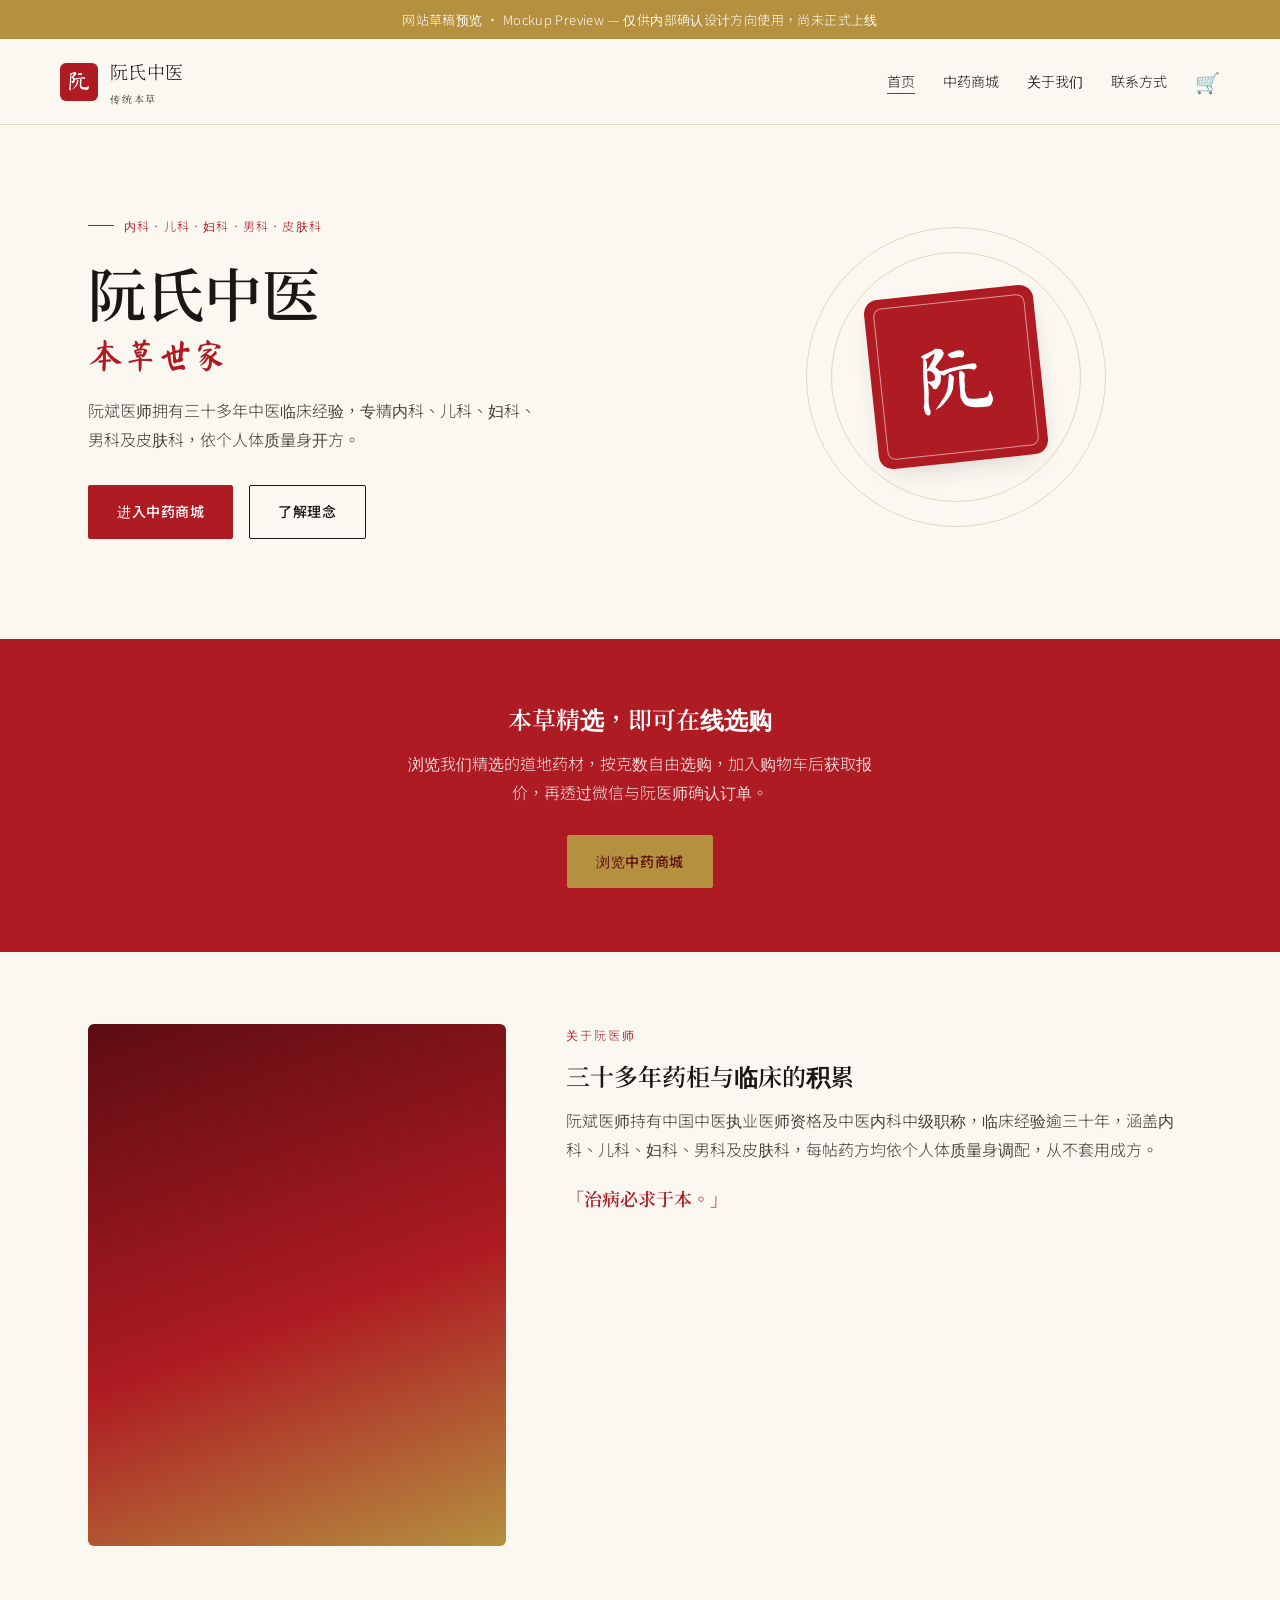
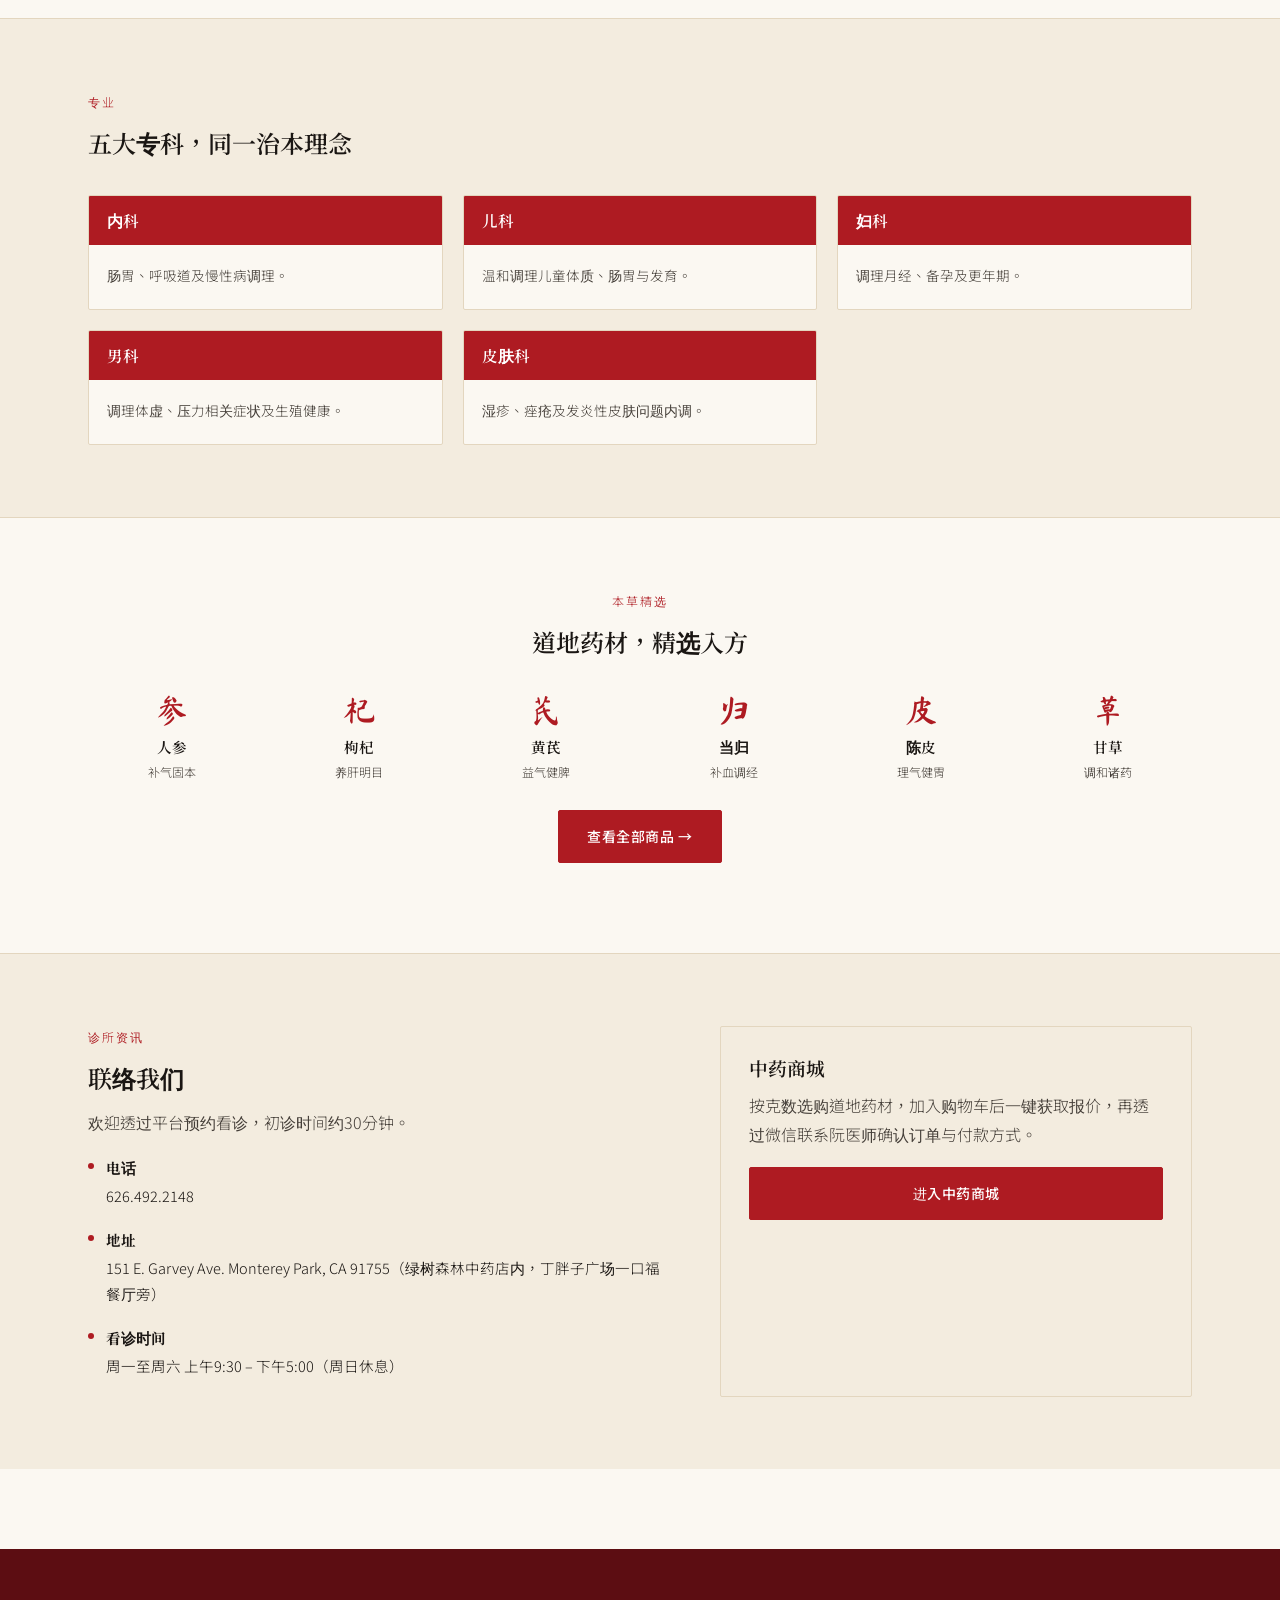
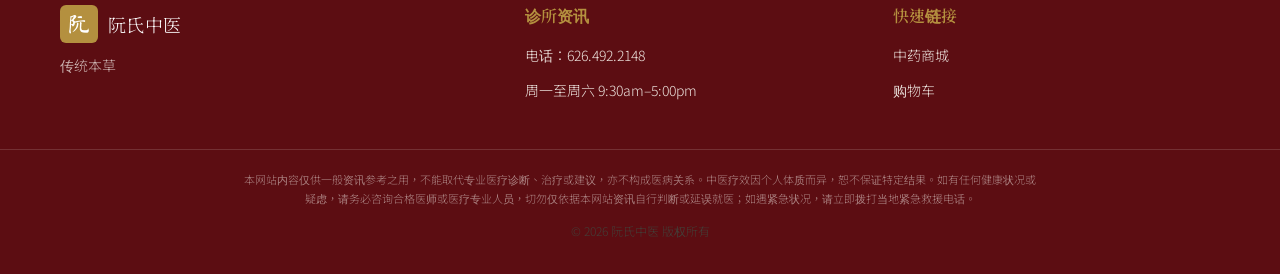
<file: docs/index.html>
<!DOCTYPE html>
<html lang="zh-Hans">
<head>
<meta charset="UTF-8">
<meta name="viewport" content="width=device-width, initial-scale=1">
<title>阮氏中医 — Ruan's Traditional Chinese Herbalist</title>
<link rel="preconnect" href="https://fonts.googleapis.com">
<link href="https://fonts.googleapis.com/css2?family=Noto+Serif+TC:wght@400;500;600;700&family=Noto+Sans+TC:wght@300;400;500&family=Ma+Shan+Zheng&display=swap" rel="stylesheet">
<link rel="stylesheet" href="assets/css/style.css">
<style>
  .hero { padding: 90px 0 100px; }
  .hero .wrap { display: grid; grid-template-columns: 1.1fr 0.9fr; gap: 56px; align-items: center; }
  @media (max-width: 900px) { .hero .wrap { grid-template-columns: 1fr; text-align: center; } }
  .eyebrow { font-size: 12px; letter-spacing: 0.1em; text-transform: uppercase; color: var(--red); display: flex; align-items: center; gap: 10px; margin-bottom: 22px; }
  .eyebrow::before { content: ""; width: 26px; height: 1px; background: var(--red); }
  @media (max-width: 900px) { .eyebrow { justify-content: center; } .eyebrow::before { display: none; } }
  .hero h1 { font-size: clamp(36px, 5.5vw, 58px); line-height: 1.2; margin-bottom: 20px; }
  .hero h1 em { font-style: normal; color: var(--red); display: block; font-family: var(--font-brush); font-weight: 400; font-size: 0.6em; margin-top: 6px; }
  .hero p.lead { font-size: 16px; max-width: 460px; margin-bottom: 32px; }
  @media (max-width: 900px) { .hero p.lead { margin-left: auto; margin-right: auto; } }
  .hero-ctas { display: flex; gap: 16px; flex-wrap: wrap; }
  @media (max-width: 900px) { .hero-ctas { justify-content: center; } }
  .seal-wrap { display: flex; align-items: center; justify-content: center; position: relative; }
  .seal-rings { position: absolute; width: 300px; height: 300px; border-radius: 50%; border: 1px solid var(--line); }
  .seal-rings::before { content: ""; position: absolute; inset: 24px; border-radius: 50%; border: 1px solid var(--line); }
  .seal-stamp { width: 170px; height: 170px; background: var(--red); border-radius: 14px; display: flex; align-items: center; justify-content: center; transform: rotate(-6deg); box-shadow: var(--shadow-soft); position: relative; }
  .seal-stamp::before { content: ""; position: absolute; inset: 9px; border: 1.5px solid rgba(255,255,255,.55); border-radius: 8px; }
  .seal-stamp span { font-family: var(--font-brush); color: #fff; font-size: 78px; }

  .shop-cta { background: var(--red); color: #fff; text-align: center; padding: 64px 0; }
  .shop-cta h2, .shop-cta p { color: #fff; }
  .shop-cta .btn-gold { color: var(--red-deep); }

  .drawer-grid { display: grid; grid-template-columns: repeat(3, 1fr); gap: 20px; }
  @media (max-width: 640px) { .drawer-grid { grid-template-columns: 1fr; } }
  .drawer { background: var(--paper); border: 1px solid var(--line); border-radius: var(--radius); overflow: hidden; }
  .drawer-label { background: var(--red); color: #fff; padding: 14px 18px; }
  .drawer-label h3 { font-size: 15.5px; margin: 0; color: #fff; }
  .drawer-body { padding: 18px 18px 22px; }
  .drawer-body p { font-size: 13.5px; margin: 0; }

  .herb-grid { display: grid; grid-template-columns: repeat(6, 1fr); gap: 20px; text-align: center; }
  @media (max-width: 900px) { .herb-grid { grid-template-columns: repeat(3, 1fr); } }
  @media (max-width: 500px) { .herb-grid { grid-template-columns: repeat(2, 1fr); } }
  .herb-item .brush { font-size: 2rem; display: block; margin-bottom: 8px; }
  .herb-item .name { font-family: var(--font-serif); font-weight: 600; font-size: 14.5px; }
  .herb-item .sub { font-size: 12px; color: var(--ink-soft); }

  .contact-list { list-style: none; margin: 0; padding: 0; }
  .contact-list li { display: flex; gap: 12px; margin-bottom: 18px; font-size: 14.5px; }
  .contact-list .dot { width: 6px; height: 6px; border-radius: 50%; background: var(--red); margin-top: 8px; flex-shrink: 0; }
  .contact-list strong { display: block; font-family: var(--font-serif); margin-bottom: 2px; }
  .book-grid { display: grid; grid-template-columns: 1.1fr 0.9fr; gap: 56px; }
  @media (max-width: 860px) { .book-grid { grid-template-columns: 1fr; } }
</style>
</head>
<body>

<div class="mockup-ribbon">网站草稿预览 · Mockup Preview — 仅供内部确认设计方向使用，尚未正式上线</div>

<header class="site-header">
  <nav class="wrap">
    <div class="brand">
      <span class="brand-seal" aria-hidden="true">阮</span>
      <div>
        <span class="brand-name">阮氏中医<span class="brand-sub">传统本草</span></span>
      </div>
    </div>
    <button class="menu-toggle" aria-label="菜单">☰</button>
    <div class="nav-links">
      <ul>
        <li class="current"><a href="index.html">首页</a></li>
        <li><a href="shop.html">中药商城</a></li>
        <li><a href="index.html#about">关于我们</a></li>
        <li><a href="index.html#contact">联系方式</a></li>
      </ul>
      <a class="header-cart" href="cart.html" aria-label="购物车">
        🛒<span class="cart-badge" style="display:none;">0</span>
      </a>
    </div>
  </nav>
</header>

<main>
  <section class="hero">
    <div class="wrap">
      <div>
        <div class="eyebrow">内科．儿科．妇科．男科．皮肤科</div>
        <h1>阮氏中医<em>本草世家</em></h1>
        <p class="lead">阮斌医师拥有三十多年中医临床经验，专精内科、儿科、妇科、男科及皮肤科，依个人体质量身开方。</p>
        <div class="hero-ctas">
          <a href="shop.html" class="btn">进入中药商城</a>
          <a href="index.html#about" class="btn-ghost btn" style="background:transparent;">了解理念</a>
        </div>
      </div>
      <div class="seal-wrap" aria-hidden="true">
        <div class="seal-rings"></div>
        <div class="seal-stamp"><span>阮</span></div>
      </div>
    </div>
  </section>

  <section class="shop-cta">
    <div class="wrap">
      <h2 style="color:#fff;">本草精选，即可在线选购</h2>
      <p style="color:rgba(255,255,255,.85); max-width:480px; margin:0 auto 28px;">浏览我们精选的道地药材，按克数自由选购，加入购物车后获取报价，再透过微信与阮医师确认订单。</p>
      <a href="shop.html" class="btn btn-gold">浏览中药商城</a>
    </div>
  </section>

  <section class="section" id="about">
    <div class="wrap" style="display:grid; grid-template-columns: 0.8fr 1.2fr; gap:60px; align-items:start;">
      <div style="aspect-ratio:4/5; border-radius:6px; background:linear-gradient(160deg, var(--red-deep), var(--red) 55%, var(--gold));"></div>
      <div>
        <div class="section-tag">关于阮医师</div>
        <h2>三十多年药柜与临床的积累</h2>
        <p>阮斌医师持有中国中医执业医师资格及中医内科中级职称，临床经验逾三十年，涵盖内科、儿科、妇科、男科及皮肤科，每帖药方均依个人体质量身调配，从不套用成方。</p>
        <p style="font-family:var(--font-serif); color:var(--red); font-size:18px; font-weight:600;">「治病必求于本。」</p>
      </div>
    </div>
  </section>

  <section class="section" style="background:var(--paper-warm); border-top:1px solid var(--line); border-bottom:1px solid var(--line);">
    <div class="wrap">
      <div class="section-tag">专业</div>
      <h2 style="margin-bottom:36px;">五大专科，同一治本理念</h2>
      <div class="drawer-grid">
        <div class="drawer"><div class="drawer-label"><h3>内科</h3></div><div class="drawer-body"><p>肠胃、呼吸道及慢性病调理。</p></div></div>
        <div class="drawer"><div class="drawer-label"><h3>儿科</h3></div><div class="drawer-body"><p>温和调理儿童体质、肠胃与发育。</p></div></div>
        <div class="drawer"><div class="drawer-label"><h3>妇科</h3></div><div class="drawer-body"><p>调理月经、备孕及更年期。</p></div></div>
        <div class="drawer"><div class="drawer-label"><h3>男科</h3></div><div class="drawer-body"><p>调理体虚、压力相关症状及生殖健康。</p></div></div>
        <div class="drawer"><div class="drawer-label"><h3>皮肤科</h3></div><div class="drawer-body"><p>湿疹、痤疮及发炎性皮肤问题内调。</p></div></div>
      </div>
    </div>
  </section>

  <section class="section">
    <div class="wrap">
      <div class="section-tag" style="text-align:center;">本草精选</div>
      <h2 style="text-align:center; margin-bottom:36px;">道地药材，精选入方</h2>
      <div class="herb-grid">
        <div class="herb-item"><span class="brush">参</span><div class="name">人参</div><div class="sub">补气固本</div></div>
        <div class="herb-item"><span class="brush">杞</span><div class="name">枸杞</div><div class="sub">养肝明目</div></div>
        <div class="herb-item"><span class="brush">芪</span><div class="name">黄芪</div><div class="sub">益气健脾</div></div>
        <div class="herb-item"><span class="brush">归</span><div class="name">当归</div><div class="sub">补血调经</div></div>
        <div class="herb-item"><span class="brush">皮</span><div class="name">陈皮</div><div class="sub">理气健胃</div></div>
        <div class="herb-item"><span class="brush">草</span><div class="name">甘草</div><div class="sub">调和诸药</div></div>
      </div>
      <p style="text-align:center; margin-top:28px;"><a href="shop.html" class="btn">查看全部商品 →</a></p>
    </div>
  </section>

  <section class="section" style="background:var(--paper-warm); border-top:1px solid var(--line);" id="contact">
    <div class="wrap book-grid">
      <div>
        <div class="section-tag">诊所资讯</div>
        <h2>联络我们</h2>
        <p>欢迎透过平台预约看诊，初诊时间约30分钟。</p>
        <ul class="contact-list">
          <li><div class="dot"></div><div><strong>电话</strong><span>626.492.2148</span></div></li>
          <li><div class="dot"></div><div><strong>地址</strong><span>151 E. Garvey Ave. Monterey Park, CA 91755（绿树森林中药店内，丁胖子广场一口福餐厅旁）</span></div></li>
          <li><div class="dot"></div><div><strong>看诊时间</strong><span>周一至周六 上午9:30 – 下午5:00（周日休息）</span></div></li>
        </ul>
      </div>
      <div class="card">
        <h3>中药商城</h3>
        <p>按克数选购道地药材，加入购物车后一键获取报价，再透过微信联系阮医师确认订单与付款方式。</p>
        <a href="shop.html" class="btn btn-block">进入中药商城</a>
      </div>
    </div>
  </section>
</main>

<footer class="site-footer">
  <div class="wrap footer-grid">
    <div>
      <div class="footer-brand__title">
        <span class="brand-seal" aria-hidden="true">阮</span>
        <span class="brand-name" style="color:#fff;">阮氏中医</span>
      </div>
      <p style="color:rgba(251,248,242,.72); font-size:14px;">传统本草</p>
    </div>
    <div>
      <h4>诊所资讯</h4>
      <ul>
        <li><a href="tel:6264922148">电话：626.492.2148</a></li>
        <li>周一至周六 9:30am–5:00pm</li>
      </ul>
    </div>
    <div>
      <h4>快速链接</h4>
      <ul>
        <li><a href="shop.html">中药商城</a></li>
        <li><a href="cart.html">购物车</a></li>
      </ul>
    </div>
  </div>
  <div class="footer-bottom">
    <p class="footer-disclaimer">本网站内容仅供一般资讯参考之用，不能取代专业医疗诊断、治疗或建议，亦不构成医病关系。中医疗效因个人体质而异，恕不保证特定结果。如有任何健康状况或疑虑，请务必咨询合格医师或医疗专业人员，切勿仅依据本网站资讯自行判断或延误就医；如遇紧急状况，请立即拨打当地紧急救援电话。</p>
    <p>&copy; 2026 阮氏中医 版权所有</p>
  </div>
</footer>

<script src="assets/js/cart.js"></script>
<script src="assets/js/main.js"></script>
</body>
</html>
</file>
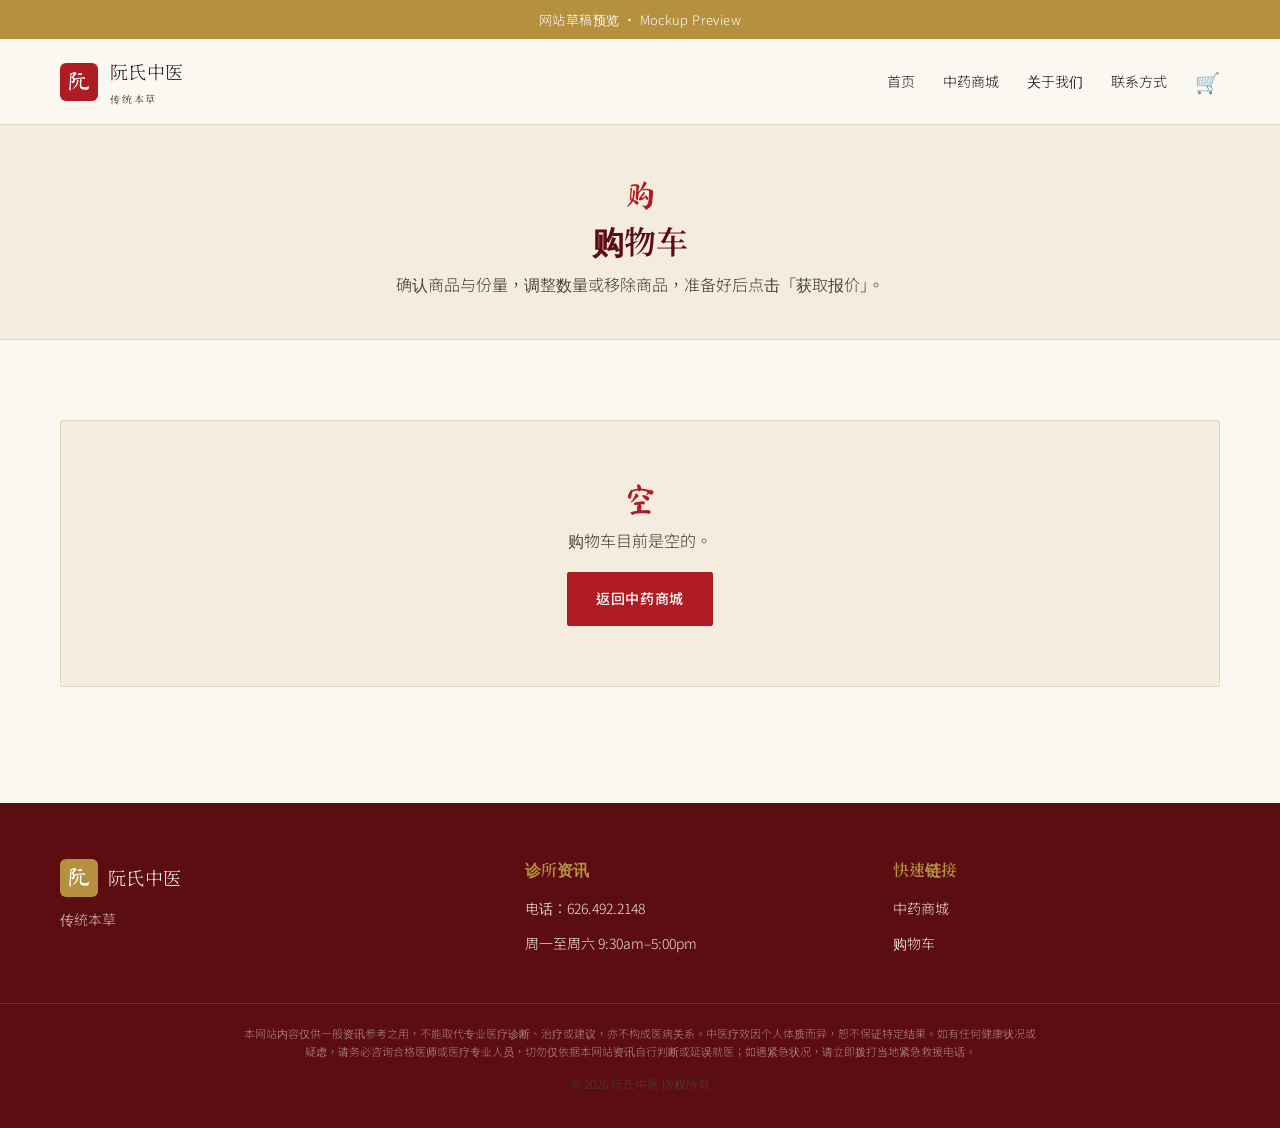
<file: docs/cart.html>
<!DOCTYPE html>
<html lang="zh-Hans">
<head>
<meta charset="UTF-8">
<meta name="viewport" content="width=device-width, initial-scale=1">
<title>购物车 — 阮氏中医</title>
<link rel="preconnect" href="https://fonts.googleapis.com">
<link href="https://fonts.googleapis.com/css2?family=Noto+Serif+TC:wght@400;500;600;700&family=Noto+Sans+TC:wght@300;400;500&family=Ma+Shan+Zheng&display=swap" rel="stylesheet">
<link rel="stylesheet" href="assets/css/style.css">
</head>
<body>

<div class="mockup-ribbon">网站草稿预览 · Mockup Preview</div>

<header class="site-header">
  <nav class="wrap">
    <div class="brand">
      <span class="brand-seal" aria-hidden="true">阮</span>
      <div>
        <span class="brand-name">阮氏中医<span class="brand-sub">传统本草</span></span>
      </div>
    </div>
    <button class="menu-toggle" aria-label="菜单">☰</button>
    <div class="nav-links">
      <ul>
        <li><a href="index.html">首页</a></li>
        <li><a href="shop.html">中药商城</a></li>
        <li><a href="index.html#about">关于我们</a></li>
        <li><a href="index.html#contact">联系方式</a></li>
      </ul>
      <a class="header-cart" href="cart.html" aria-label="购物车">
        🛒<span class="cart-badge" style="display:none;">0</span>
      </a>
    </div>
  </nav>
</header>

<header class="page-title-block">
  <span class="brush" aria-hidden="true">购</span>
  <h1>购物车</h1>
  <p>确认商品与份量，调整数量或移除商品，准备好后点击「获取报价」。</p>
</header>

<main class="wrap section-tight">

  <div id="cartHasItems">
    <table class="cart-table">
      <thead>
        <tr>
          <th></th>
          <th>商品</th>
          <th>单价</th>
          <th>份量（克）</th>
          <th class="subtotal-h">小计</th>
          <th></th>
        </tr>
      </thead>
      <tbody id="cartRows"></tbody>
    </table>

    <div class="cart-summary">
      <div class="row"><span>商品数量</span><span id="summaryCount"></span></div>
      <div class="row"><span>合计总重</span><span id="summaryWeight"></span></div>
      <div class="row total"><span>预估总价</span><strong id="summaryTotal"></strong></div>
      <p class="estimate-note">* 以上为预估金额，实际报价与运费将由阮医师透过微信确认。</p>
      <a href="quote.html" class="btn btn-block" style="margin-top:16px;">获取报价 →</a>
    </div>
  </div>

  <div id="cartEmpty" class="cart-empty card" style="display:none;">
    <span class="brush" aria-hidden="true">空</span>
    <p>购物车目前是空的。</p>
    <a href="shop.html" class="btn">返回中药商城</a>
  </div>

</main>

<footer class="site-footer">
  <div class="wrap footer-grid">
    <div>
      <div class="footer-brand__title">
        <span class="brand-seal" aria-hidden="true">阮</span>
        <span class="brand-name" style="color:#fff;">阮氏中医</span>
      </div>
      <p style="color:rgba(251,248,242,.72); font-size:14px;">传统本草</p>
    </div>
    <div>
      <h4>诊所资讯</h4>
      <ul>
        <li><a href="tel:6264922148">电话：626.492.2148</a></li>
        <li>周一至周六 9:30am–5:00pm</li>
      </ul>
    </div>
    <div>
      <h4>快速链接</h4>
      <ul>
        <li><a href="shop.html">中药商城</a></li>
        <li><a href="cart.html">购物车</a></li>
      </ul>
    </div>
  </div>
  <div class="footer-bottom">
    <p class="footer-disclaimer">本网站内容仅供一般资讯参考之用，不能取代专业医疗诊断、治疗或建议，亦不构成医病关系。中医疗效因个人体质而异，恕不保证特定结果。如有任何健康状况或疑虑，请务必咨询合格医师或医疗专业人员，切勿仅依据本网站资讯自行判断或延误就医；如遇紧急状况，请立即拨打当地紧急救援电话。</p>
    <p>&copy; 2026 阮氏中医 版权所有</p>
  </div>
</footer>

<script src="assets/js/products.js"></script>
<script src="assets/js/cart.js"></script>
<script src="assets/js/main.js"></script>
<script src="assets/js/cart-page.js"></script>
</body>
</html>
</file>
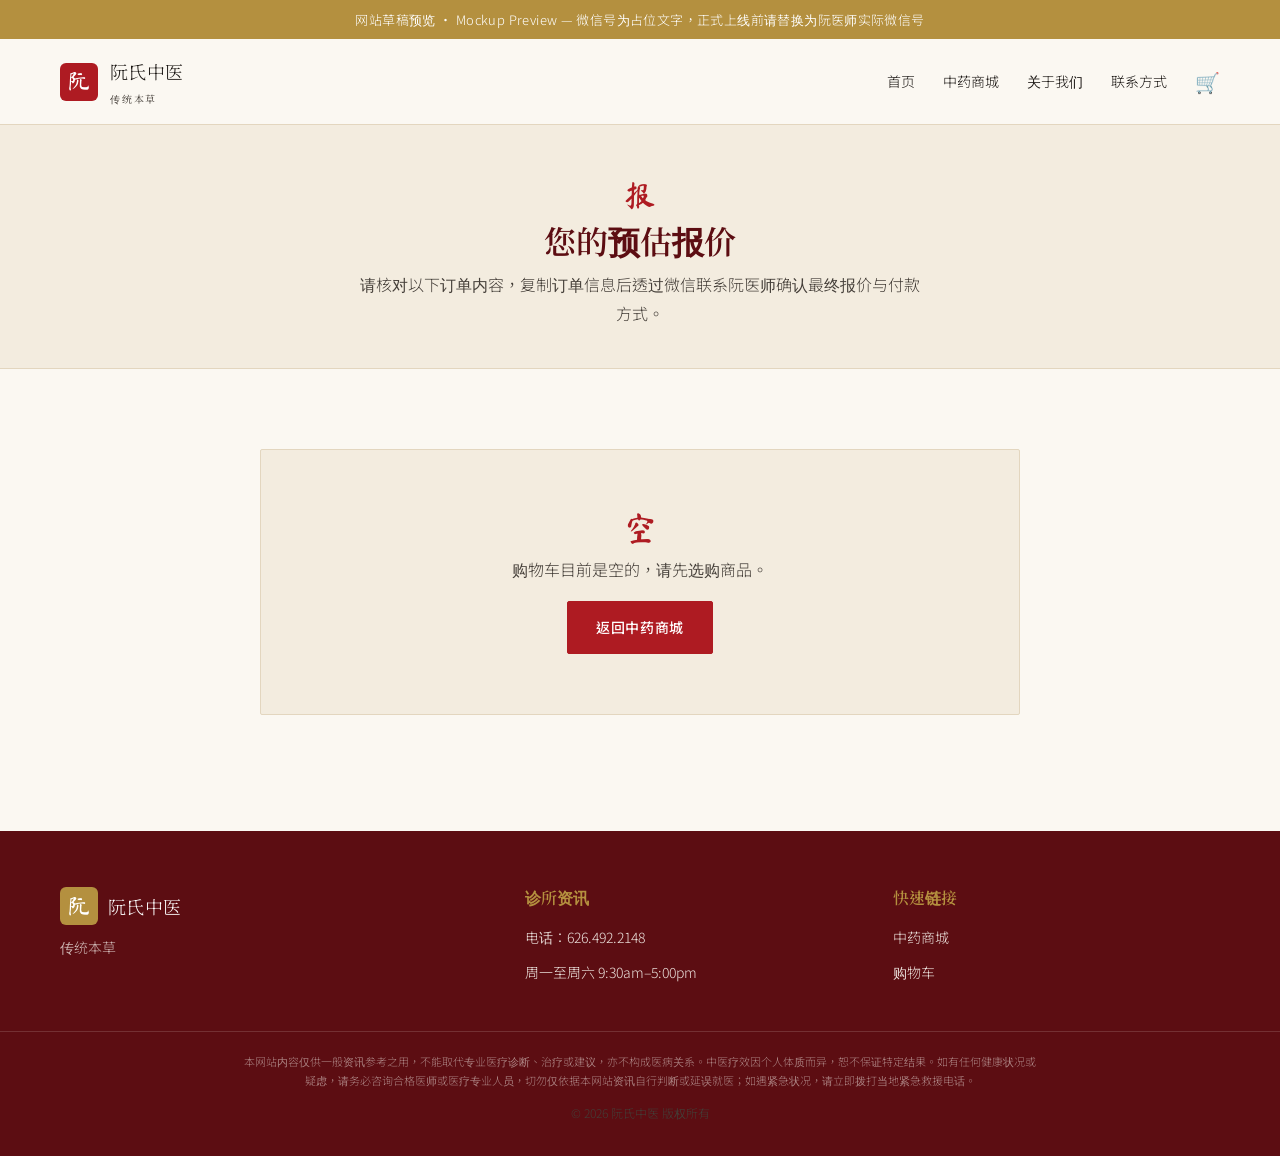
<file: docs/quote.html>
<!DOCTYPE html>
<html lang="zh-Hans">
<head>
<meta charset="UTF-8">
<meta name="viewport" content="width=device-width, initial-scale=1">
<title>获取报价 — 阮氏中医</title>
<link rel="preconnect" href="https://fonts.googleapis.com">
<link href="https://fonts.googleapis.com/css2?family=Noto+Serif+TC:wght@400;500;600;700&family=Noto+Sans+TC:wght@300;400;500&family=Ma+Shan+Zheng&display=swap" rel="stylesheet">
<link rel="stylesheet" href="assets/css/style.css">
</head>
<body>

<div class="mockup-ribbon">网站草稿预览 · Mockup Preview — 微信号为占位文字，正式上线前请替换为阮医师实际微信号</div>

<header class="site-header">
  <nav class="wrap">
    <div class="brand">
      <span class="brand-seal" aria-hidden="true">阮</span>
      <div>
        <span class="brand-name">阮氏中医<span class="brand-sub">传统本草</span></span>
      </div>
    </div>
    <button class="menu-toggle" aria-label="菜单">☰</button>
    <div class="nav-links">
      <ul>
        <li><a href="index.html">首页</a></li>
        <li><a href="shop.html">中药商城</a></li>
        <li><a href="index.html#about">关于我们</a></li>
        <li><a href="index.html#contact">联系方式</a></li>
      </ul>
      <a class="header-cart" href="cart.html" aria-label="购物车">
        🛒<span class="cart-badge" style="display:none;">0</span>
      </a>
    </div>
  </nav>
</header>

<header class="page-title-block">
  <span class="brush" aria-hidden="true">报</span>
  <h1>您的预估报价</h1>
  <p>请核对以下订单内容，复制订单信息后透过微信联系阮医师确认最终报价与付款方式。</p>
</header>

<main class="wrap section-tight" style="max-width:760px;">

  <div id="quoteHasItems">
    <div class="quote-box">
      <p class="quote-id" id="quoteId"></p>
      <h3>订单明细</h3>
      <div id="quoteLines"></div>
      <div class="quote-line total"><span>预估总价</span><strong id="quoteTotal"></strong></div>
      <p class="estimate-note" style="margin-top:4px;">* 此为预估金额，不含运费，最终报价以阮医师微信确认为准。</p>

      <div class="copy-row">
        <button type="button" class="btn" id="copyBtn">复制订单信息</button>
        <span class="copy-feedback" id="copyFeedback">✓ 已复制到剪贴板</span>
      </div>
    </div>

    <div class="wechat-steps">
      <h3 style="color:var(--red-deep);">下一步：透过微信联系阮医师</h3>
      <ol>
        <li>复制上方订单信息。</li>
        <li>添加阮医师微信：
          <div class="wechat-id-box">
            微信号：<span id="wechatId">【请填写微信号 / WeChat ID】</span>
          </div>
        </li>
        <li>将复制的订单信息发送给阮医师，阮医师会确认最终报价（含运费）。</li>
        <li>阮医师会询问您希望使用的付款方式：<strong>Zelle</strong> 或 <strong>微信支付（WeChat Pay）</strong>，并提供付款详情。</li>
      </ol>
      <div class="payment-note">
        目前仅支持 <strong>Zelle</strong> 与 <strong>微信支付</strong> 两种付款方式，确认订单后阮医师会告知您对应的收款账号/二维码。
      </div>
    </div>
  </div>

  <div id="quoteEmpty" class="cart-empty card" style="display:none;">
    <span class="brush" aria-hidden="true">空</span>
    <p>购物车目前是空的，请先选购商品。</p>
    <a href="shop.html" class="btn">返回中药商城</a>
  </div>

</main>

<footer class="site-footer">
  <div class="wrap footer-grid">
    <div>
      <div class="footer-brand__title">
        <span class="brand-seal" aria-hidden="true">阮</span>
        <span class="brand-name" style="color:#fff;">阮氏中医</span>
      </div>
      <p style="color:rgba(251,248,242,.72); font-size:14px;">传统本草</p>
    </div>
    <div>
      <h4>诊所资讯</h4>
      <ul>
        <li><a href="tel:6264922148">电话：626.492.2148</a></li>
        <li>周一至周六 9:30am–5:00pm</li>
      </ul>
    </div>
    <div>
      <h4>快速链接</h4>
      <ul>
        <li><a href="shop.html">中药商城</a></li>
        <li><a href="cart.html">购物车</a></li>
      </ul>
    </div>
  </div>
  <div class="footer-bottom">
    <p class="footer-disclaimer">本网站内容仅供一般资讯参考之用，不能取代专业医疗诊断、治疗或建议，亦不构成医病关系。中医疗效因个人体质而异，恕不保证特定结果。如有任何健康状况或疑虑，请务必咨询合格医师或医疗专业人员，切勿仅依据本网站资讯自行判断或延误就医；如遇紧急状况，请立即拨打当地紧急救援电话。</p>
    <p>&copy; 2026 阮氏中医 版权所有</p>
  </div>
</footer>

<script src="assets/js/products.js"></script>
<script src="assets/js/cart.js"></script>
<script src="assets/js/main.js"></script>
<script src="assets/js/quote-page.js"></script>
</body>
</html>
</file>
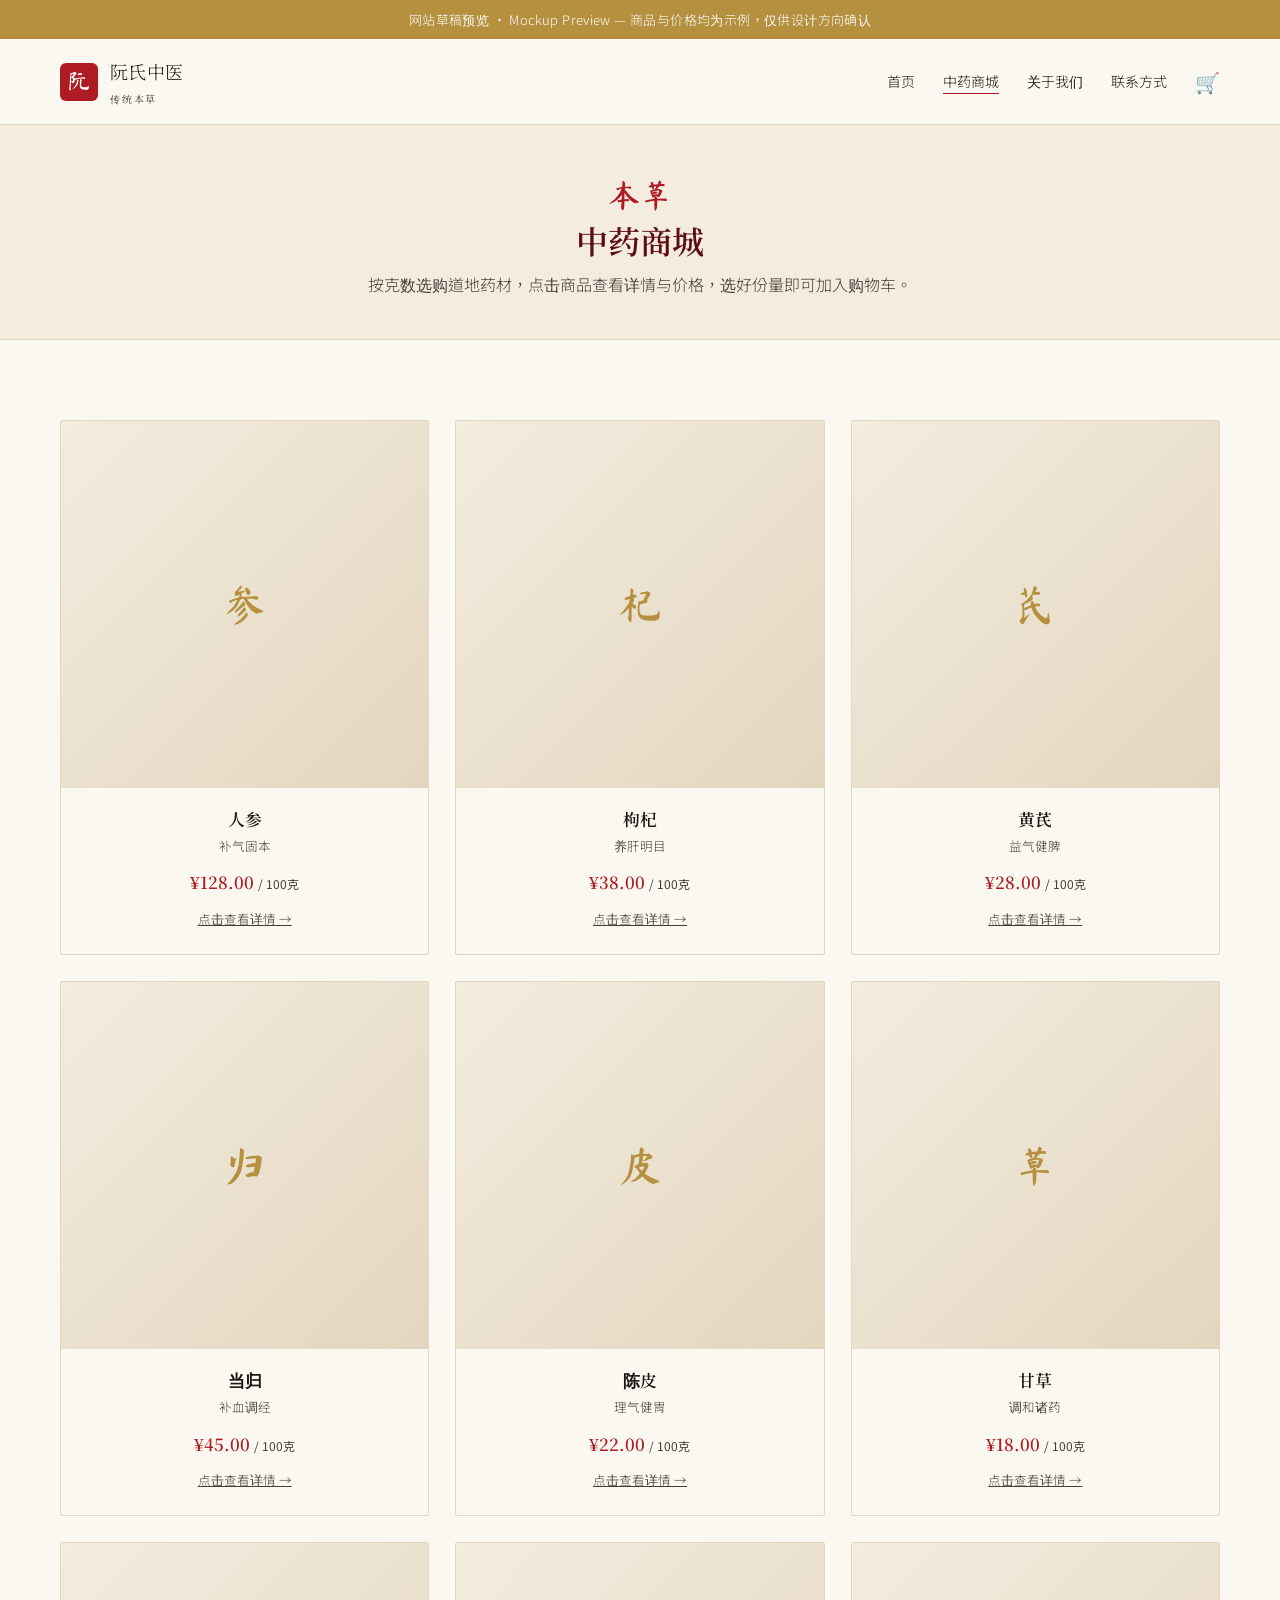
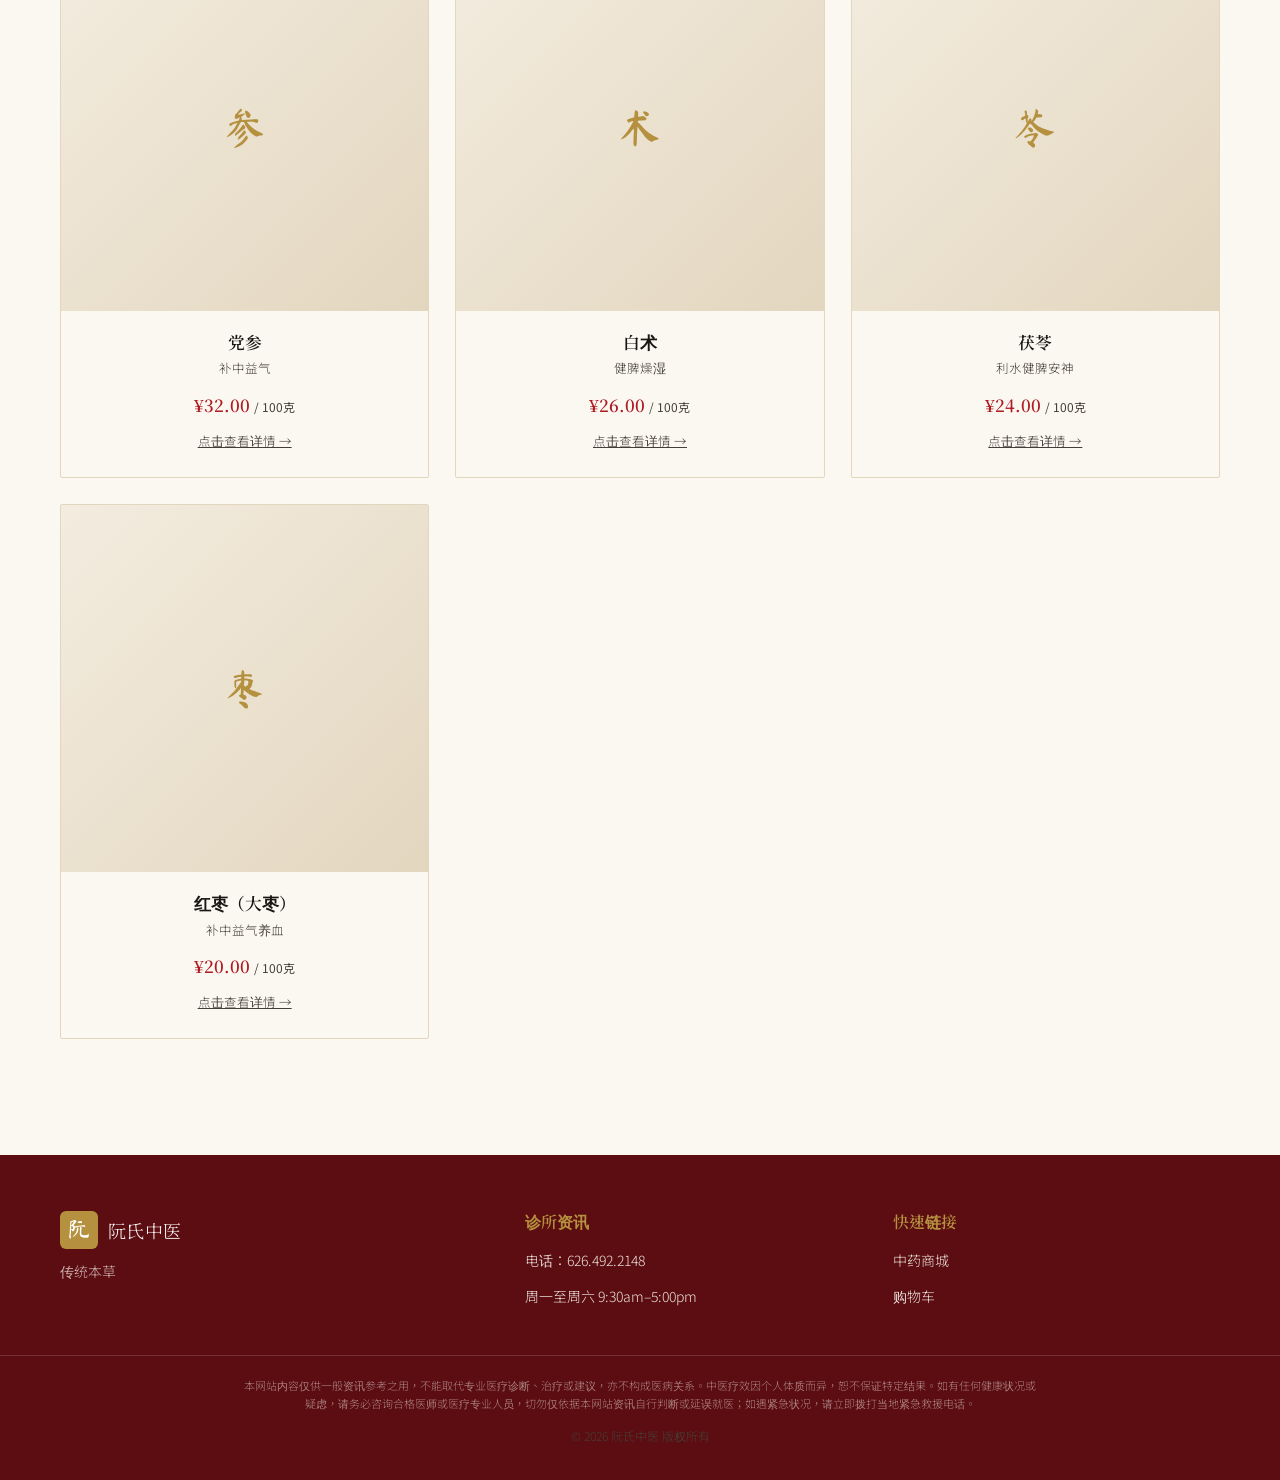
<file: docs/shop.html>
<!DOCTYPE html>
<html lang="zh-Hans">
<head>
<meta charset="UTF-8">
<meta name="viewport" content="width=device-width, initial-scale=1">
<title>中药商城 — 阮氏中医</title>
<link rel="preconnect" href="https://fonts.googleapis.com">
<link href="https://fonts.googleapis.com/css2?family=Noto+Serif+TC:wght@400;500;600;700&family=Noto+Sans+TC:wght@300;400;500&family=Ma+Shan+Zheng&display=swap" rel="stylesheet">
<link rel="stylesheet" href="assets/css/style.css">
</head>
<body>

<div class="mockup-ribbon">网站草稿预览 · Mockup Preview — 商品与价格均为示例，仅供设计方向确认</div>

<header class="site-header">
  <nav class="wrap">
    <div class="brand">
      <span class="brand-seal" aria-hidden="true">阮</span>
      <div>
        <span class="brand-name">阮氏中医<span class="brand-sub">传统本草</span></span>
      </div>
    </div>
    <button class="menu-toggle" aria-label="菜单">☰</button>
    <div class="nav-links">
      <ul>
        <li><a href="index.html">首页</a></li>
        <li class="current"><a href="shop.html">中药商城</a></li>
        <li><a href="index.html#about">关于我们</a></li>
        <li><a href="index.html#contact">联系方式</a></li>
      </ul>
      <a class="header-cart" href="cart.html" aria-label="购物车">
        🛒<span class="cart-badge" style="display:none;">0</span>
      </a>
    </div>
  </nav>
</header>

<header class="page-title-block">
  <span class="brush" aria-hidden="true">本草</span>
  <h1>中药商城</h1>
  <p>按克数选购道地药材，点击商品查看详情与价格，选好份量即可加入购物车。</p>
</header>

<main class="wrap section-tight">
  <div id="productGrid" class="product-grid"></div>
</main>

<!-- Product detail modal -->
<div class="modal-overlay" id="modalOverlay">
  <div class="modal-box">
    <button class="modal-close" id="modalClose" aria-label="关闭">&times;</button>
    <div class="modal-grid">
      <div class="thumb-lg" id="modalIcon"></div>
      <div class="modal-body">
        <span class="benefit-tag" id="modalBenefit"></span>
        <h3 id="modalName"></h3>
        <p id="modalDesc"></p>
        <p class="unit-price"><span id="modalUnitPrice"></span> <small>/ 每100克</small></p>

        <div class="qty-field">
          <label for="modalQty">购买份量（克）</label>
          <div class="qty-stepper">
            <button type="button" id="qtyMinus" aria-label="减少">−</button>
            <input type="number" id="modalQty" value="100" min="50" step="50">
            <span class="unit-label">克 / g</span>
            <button type="button" id="qtyPlus" aria-label="增加">+</button>
          </div>
          <p class="qty-hint">最低购买份量 50 克，以 50 克为单位增减。</p>
        </div>

        <p class="modal-subtotal">小计：<strong id="modalSubtotal"></strong></p>

        <button type="button" class="btn btn-block" id="addToCartBtn">加入购物车</button>
        <p class="added-note" id="addedNote">✓ 已加入购物车</p>
      </div>
    </div>
  </div>
</div>

<footer class="site-footer">
  <div class="wrap footer-grid">
    <div>
      <div class="footer-brand__title">
        <span class="brand-seal" aria-hidden="true">阮</span>
        <span class="brand-name" style="color:#fff;">阮氏中医</span>
      </div>
      <p style="color:rgba(251,248,242,.72); font-size:14px;">传统本草</p>
    </div>
    <div>
      <h4>诊所资讯</h4>
      <ul>
        <li><a href="tel:6264922148">电话：626.492.2148</a></li>
        <li>周一至周六 9:30am–5:00pm</li>
      </ul>
    </div>
    <div>
      <h4>快速链接</h4>
      <ul>
        <li><a href="shop.html">中药商城</a></li>
        <li><a href="cart.html">购物车</a></li>
      </ul>
    </div>
  </div>
  <div class="footer-bottom">
    <p class="footer-disclaimer">本网站内容仅供一般资讯参考之用，不能取代专业医疗诊断、治疗或建议，亦不构成医病关系。中医疗效因个人体质而异，恕不保证特定结果。如有任何健康状况或疑虑，请务必咨询合格医师或医疗专业人员，切勿仅依据本网站资讯自行判断或延误就医；如遇紧急状况，请立即拨打当地紧急救援电话。</p>
    <p>&copy; 2026 阮氏中医 版权所有</p>
  </div>
</footer>

<script src="assets/js/products.js"></script>
<script src="assets/js/cart.js"></script>
<script src="assets/js/main.js"></script>
<script src="assets/js/shop.js"></script>
</body>
</html>
</file>
<file: docs/assets/css/style.css>
/* ===========================================================
   阮氏中医 · 中药商城 — shared styles
   Palette/fonts match the main clinic site.
   =========================================================== */
:root {
  --paper: #FBF8F2;
  --paper-warm: #F3ECDF;
  --red: #AE1B22;
  --red-dark: #7A1017;
  --red-deep: #5C0D12;
  --ink: #1A1613;
  --ink-soft: #443E38;
  --gold: #B4903F;
  --line: #E3D6BF;

  --font-serif: "Noto Serif TC", "Songti SC", serif;
  --font-sans: "Noto Sans TC", "PingFang SC", "Microsoft YaHei", sans-serif;
  --font-brush: "Ma Shan Zheng", cursive;

  --wrap: 1160px;
  --radius: 2px;
  --shadow-soft: 0 10px 30px -14px rgba(26, 22, 19, 0.25);
}

* , *::before, *::after { box-sizing: border-box; }
html { scroll-behavior: smooth; }
body {
  margin: 0;
  background: var(--paper);
  color: var(--ink);
  font-family: var(--font-sans);
  font-weight: 300;
  line-height: 1.8;
  -webkit-font-smoothing: antialiased;
}
img { max-width: 100%; display: block; }
a { color: inherit; text-decoration: none; }
h1, h2, h3, h4 { font-family: var(--font-serif); font-weight: 600; margin: 0 0 0.6em; line-height: 1.35; }
p { margin: 0 0 1.1em; color: var(--ink-soft); }
.brush { font-family: var(--font-brush); color: var(--red); line-height: 1; }
.wrap { max-width: var(--wrap); margin: 0 auto; padding: 0 28px; }

/* ---------- Header ---------- */
header.site-header {
  position: sticky; top: 0; z-index: 500;
  background: rgba(251, 248, 242, 0.94);
  backdrop-filter: blur(6px);
  border-bottom: 1px solid var(--line);
}
nav.wrap {
  display: flex; align-items: center; justify-content: space-between;
  padding: 16px 0; min-height: 76px; gap: 20px;
}
.brand { display: flex; align-items: center; gap: 12px; }
.brand-seal {
  width: 38px; height: 38px; border-radius: 6px; background: var(--red);
  color: #fff; font-family: var(--font-brush); font-size: 22px;
  display: flex; align-items: center; justify-content: center; flex-shrink: 0;
}
.brand-name { font-family: var(--font-serif); font-size: 18px; letter-spacing: 0.02em; }
.brand-sub { display: block; font-size: 10px; letter-spacing: 0.18em; color: var(--ink-soft); font-weight: 400; margin-top: 2px; text-transform: uppercase; }
.nav-links { display: flex; align-items: center; gap: 28px; }
.nav-links ul { list-style: none; display: flex; gap: 28px; margin: 0; padding: 0; font-size: 14px; }
.nav-links ul a { position: relative; padding-bottom: 3px; }
.nav-links ul a::after { content: ""; position: absolute; left: 0; bottom: 0; width: 0; height: 1px; background: var(--red); transition: width 0.25s ease; }
.nav-links ul a:hover::after, .nav-links ul li.current a::after { width: 100%; }
.header-actions { display: flex; align-items: center; gap: 16px; }
.header-cart { position: relative; font-size: 20px; }
.header-cart .cart-badge {
  position: absolute; top: -8px; right: -12px; background: var(--red); color: #fff;
  font-size: 11px; font-family: var(--font-sans); min-width: 17px; height: 17px;
  border-radius: 50%; display: flex; align-items: center; justify-content: center; padding: 0 2px;
}
.menu-toggle { display: none; background: none; border: none; font-size: 22px; cursor: pointer; color: var(--ink); }
@media (max-width: 860px) {
  .nav-links { position: fixed; top: 76px; left: 0; right: 0; background: var(--paper);
    border-bottom: 1px solid var(--line); flex-direction: column; align-items: flex-start;
    padding: 20px 28px 26px; gap: 16px; transform: translateY(-120%); transition: transform 0.25s ease; }
  .nav-links.open { transform: translateY(0); }
  .nav-links ul { flex-direction: column; gap: 14px; width: 100%; }
  .menu-toggle { display: block; }
}

/* ---------- Buttons ---------- */
.btn, button.btn {
  display: inline-block; font-family: var(--font-sans); font-size: 14px; font-weight: 500;
  letter-spacing: 0.04em; color: #fff; background: var(--red); border: 1px solid var(--red);
  border-radius: var(--radius); padding: 13px 28px; cursor: pointer; transition: background 0.2s ease, border-color 0.2s ease;
  text-align: center;
}
.btn:hover { background: var(--red-dark); border-color: var(--red-dark); }
.btn-ghost { background: transparent; color: var(--ink); border: 1px solid var(--ink); }
.btn-ghost:hover { background: var(--ink); color: #fff; }
.btn-gold { background: var(--gold); border-color: var(--gold); }
.btn-block { display: block; width: 100%; }
.btn[disabled] { opacity: 0.5; cursor: not-allowed; }

/* ---------- Section helpers ---------- */
.section { padding: 72px 0; }
.section-tight { padding: 36px 0; }
.section-tag { font-size: 12px; letter-spacing: 0.18em; text-transform: uppercase; color: var(--red); margin-bottom: 14px; }
.ornament { text-align: center; color: var(--gold); letter-spacing: 0.4em; margin-bottom: 20px; }
.card { background: var(--paper-warm); border: 1px solid var(--line); border-radius: var(--radius); padding: 28px; }
.page-title-block { text-align: center; padding: 54px 0 40px; background: var(--paper-warm); border-bottom: 1px solid var(--line); margin-bottom: 44px; }
.page-title-block .brush { font-size: 2rem; display: block; margin-bottom: 8px; }
.page-title-block h1 { color: var(--red-deep); margin-bottom: 8px; }
.page-title-block p { max-width: 560px; margin: 0 auto; }

/* ---------- Footer ---------- */
footer.site-footer { background: var(--red-deep); color: rgba(251, 248, 242, 0.9); margin-top: 80px; }
footer.site-footer a:hover { color: var(--gold); }
.footer-grid { display: grid; grid-template-columns: 1.3fr 1fr 1fr; gap: 40px; padding: 56px 0 36px; }
.footer-grid h4 { font-family: var(--font-serif); color: var(--gold); font-size: 16px; margin-bottom: 16px; }
.footer-grid ul { list-style: none; margin: 0; padding: 0; font-size: 14px; }
.footer-grid li { margin-bottom: 10px; }
.footer-brand__title { display: flex; align-items: center; gap: 10px; margin-bottom: 10px; }
.footer-brand__title .brand-seal { background: var(--gold); }
.footer-bottom { border-top: 1px solid rgba(251, 248, 242, 0.15); padding: 20px 0; text-align: center; font-size: 12px; color: rgba(251, 248, 242, 0.6); }
.footer-disclaimer { max-width: 800px; margin: 0 auto 12px; font-size: 11px; line-height: 1.7; color: rgba(251, 248, 242, 0.5); }
@media (max-width: 720px) { .footer-grid { grid-template-columns: 1fr; padding: 40px 0 20px; } }

/* ---------- Mockup ribbon ---------- */
.mockup-ribbon {
  background: var(--gold); color: #fff; text-align: center; font-size: 13px;
  padding: 8px 14px; letter-spacing: 0.03em;
}

/* ===========================================================
   Shop grid
   =========================================================== */
.product-grid {
  display: grid;
  grid-template-columns: repeat(3, 1fr);
  gap: 26px;
}
@media (max-width: 920px) { .product-grid { grid-template-columns: repeat(2, 1fr); } }
@media (max-width: 600px) { .product-grid { grid-template-columns: 1fr; } }

.product-card {
  background: var(--paper);
  border: 1px solid var(--line);
  border-radius: var(--radius);
  overflow: hidden;
  text-align: center;
  cursor: pointer;
  transition: transform 0.2s ease, box-shadow 0.2s ease;
}
.product-card:hover { transform: translateY(-3px); box-shadow: var(--shadow-soft); }
.product-card .thumb {
  aspect-ratio: 1 / 1;
  background: linear-gradient(135deg, var(--paper-warm), var(--line));
  display: flex; align-items: center; justify-content: center;
  font-family: var(--font-brush); color: var(--gold); font-size: 2.6rem;
}
.product-card .info { padding: 20px 18px 24px; }
.product-card h3 { font-size: 1.05rem; margin-bottom: 4px; }
.product-card .benefit { font-size: 12.5px; color: var(--ink-soft); margin-bottom: 10px; }
.product-card .price {
  color: var(--red); font-family: var(--font-serif); font-weight: 600; font-size: 1.05rem; margin-bottom: 0;
}
.product-card .price small { font-family: var(--font-sans); font-weight: 400; color: var(--ink-soft); font-size: 12px; }
.product-card .view-more { display: block; margin-top: 10px; font-size: 12.5px; color: var(--ink-soft); text-decoration: underline; }

/* ---------- Product detail modal ---------- */
.modal-overlay {
  position: fixed; inset: 0; background: rgba(26, 22, 19, 0.55);
  display: none; align-items: center; justify-content: center; padding: 24px; z-index: 1000;
}
.modal-overlay.open { display: flex; }
.modal-box {
  background: var(--paper); border-radius: var(--radius); max-width: 720px; width: 100%;
  max-height: 90vh; overflow-y: auto; position: relative; box-shadow: var(--shadow-soft);
}
.modal-close {
  position: absolute; top: 14px; right: 16px; background: none; border: none;
  font-size: 22px; line-height: 1; cursor: pointer; color: var(--ink-soft);
}
.modal-close:hover { color: var(--red); }
.modal-grid { display: grid; grid-template-columns: 1fr 1fr; gap: 0; }
@media (max-width: 600px) { .modal-grid { grid-template-columns: 1fr; } }
.modal-grid .thumb-lg {
  aspect-ratio: 1 / 1; background: linear-gradient(135deg, var(--paper-warm), var(--line));
  display: flex; align-items: center; justify-content: center;
  font-family: var(--font-brush); color: var(--gold); font-size: 4.5rem;
}
.modal-body { padding: 36px 32px; }
.modal-body h3 { color: var(--red-deep); font-size: 1.4rem; }
.modal-body .benefit-tag {
  display: inline-block; font-size: 12px; color: var(--red); background: var(--paper-warm);
  border: 1px solid var(--line); border-radius: var(--radius); padding: 4px 10px; margin-bottom: 14px;
}
.modal-body .unit-price { font-family: var(--font-serif); color: var(--red); font-size: 1.3rem; font-weight: 600; margin-bottom: 18px; }
.modal-body .unit-price small { font-family: var(--font-sans); font-weight: 400; color: var(--ink-soft); font-size: 13px; }

.qty-field { margin-bottom: 20px; }
.qty-field label { display: block; font-size: 13px; color: var(--ink-soft); margin-bottom: 8px; }
.qty-stepper { display: flex; align-items: stretch; border: 1px solid var(--line); border-radius: var(--radius); width: fit-content; }
.qty-stepper button {
  width: 38px; background: var(--paper-warm); border: none; font-size: 16px; color: var(--ink);
  cursor: pointer; transition: background 0.2s ease;
}
.qty-stepper button:hover { background: var(--line); }
.qty-stepper input {
  width: 72px; border: none; border-left: 1px solid var(--line); border-right: 1px solid var(--line);
  text-align: center; font-family: var(--font-sans); font-size: 15px; color: var(--ink); background: var(--paper);
}
.qty-stepper .unit-label { display: flex; align-items: center; padding: 0 12px; font-size: 13px; color: var(--ink-soft); background: var(--paper-warm); }
.qty-hint { font-size: 12px; color: var(--ink-soft); margin-top: 6px; }
.modal-subtotal { font-size: 14px; color: var(--ink-soft); margin-bottom: 18px; }
.modal-subtotal strong { color: var(--red); font-family: var(--font-serif); }
.added-note { display: none; color: var(--gold); font-size: 13px; margin-top: 10px; }
.added-note.show { display: block; }

/* ===========================================================
   Cart page
   =========================================================== */
table.cart-table { width: 100%; border-collapse: collapse; border: 1px solid var(--line); background: var(--paper); margin-bottom: 32px; }
table.cart-table th, table.cart-table td { padding: 16px 14px; border-bottom: 1px solid var(--line); text-align: left; font-size: 14px; }
table.cart-table thead th { background: var(--paper-warm); font-family: var(--font-serif); color: var(--red-deep); font-weight: 600; }
table.cart-table .cart-thumb { width: 52px; height: 52px; border-radius: var(--radius); background: linear-gradient(135deg, var(--paper-warm), var(--line)); display: flex; align-items: center; justify-content: center; font-family: var(--font-brush); color: var(--gold); font-size: 1.4rem; }
table.cart-table .cart-qty-cell { display: flex; align-items: center; gap: 8px; }
table.cart-table .cart-qty-cell input { width: 70px; padding: 8px; border: 1px solid var(--line); border-radius: var(--radius); text-align: center; font-family: var(--font-sans); }
table.cart-table .remove-row { color: var(--red); background: none; border: none; cursor: pointer; font-size: 18px; line-height: 1; }
table.cart-table .remove-row:hover { color: var(--red-dark); }
table.cart-table td.subtotal, table.cart-table th.subtotal-h { text-align: right; }
table.cart-table td.subtotal { font-family: var(--font-serif); color: var(--red); font-weight: 600; }

.cart-summary {
  background: var(--paper-warm); border: 1px solid var(--line); border-radius: var(--radius);
  padding: 28px 30px; max-width: 420px; margin-left: auto;
}
.cart-summary .row { display: flex; justify-content: space-between; padding: 10px 0; border-bottom: 1px solid var(--line); font-size: 14px; }
.cart-summary .row.total { border-bottom: none; font-size: 17px; padding-top: 16px; }
.cart-summary .row.total strong { font-family: var(--font-serif); color: var(--red); font-size: 1.3rem; }
.cart-summary .estimate-note { font-size: 11.5px; color: var(--ink-soft); margin-top: 6px; }
.cart-empty { text-align: center; padding: 60px 20px; }
.cart-empty .brush { font-size: 2.2rem; display: block; margin-bottom: 10px; }

/* ===========================================================
   Quote page
   =========================================================== */
.quote-box { background: var(--paper-warm); border: 1px solid var(--line); border-radius: var(--radius); padding: 32px 34px; margin-bottom: 28px; }
.quote-box h3 { color: var(--red-deep); margin-bottom: 18px; }
.quote-line { display: flex; justify-content: space-between; font-size: 14px; padding: 8px 0; border-bottom: 1px dashed var(--line); }
.quote-line.total { border-bottom: none; font-size: 17px; padding-top: 16px; font-family: var(--font-serif); }
.quote-line.total strong { color: var(--red); font-size: 1.3rem; }
.quote-id { font-size: 12.5px; color: var(--ink-soft); margin-bottom: 20px; }
.copy-row { display: flex; align-items: center; gap: 14px; flex-wrap: wrap; margin-top: 10px; }
.copy-feedback { font-size: 13px; color: var(--gold); display: none; }
.copy-feedback.show { display: inline; }
.wechat-steps { background: var(--paper); border: 1px solid var(--line); border-radius: var(--radius); padding: 28px 30px; }
.wechat-steps ol { margin: 0; padding-left: 22px; }
.wechat-steps li { margin-bottom: 14px; font-size: 15px; color: var(--ink-soft); }
.wechat-id-box {
  display: inline-flex; align-items: center; gap: 10px; background: var(--paper-warm); border: 1px dashed var(--gold);
  border-radius: var(--radius); padding: 10px 16px; font-family: var(--font-serif); color: var(--red-deep); font-weight: 600;
}
.payment-note { background: var(--paper); border-left: 3px solid var(--gold); padding: 14px 18px; font-size: 13.5px; color: var(--ink-soft); margin-top: 20px; }
</file>
